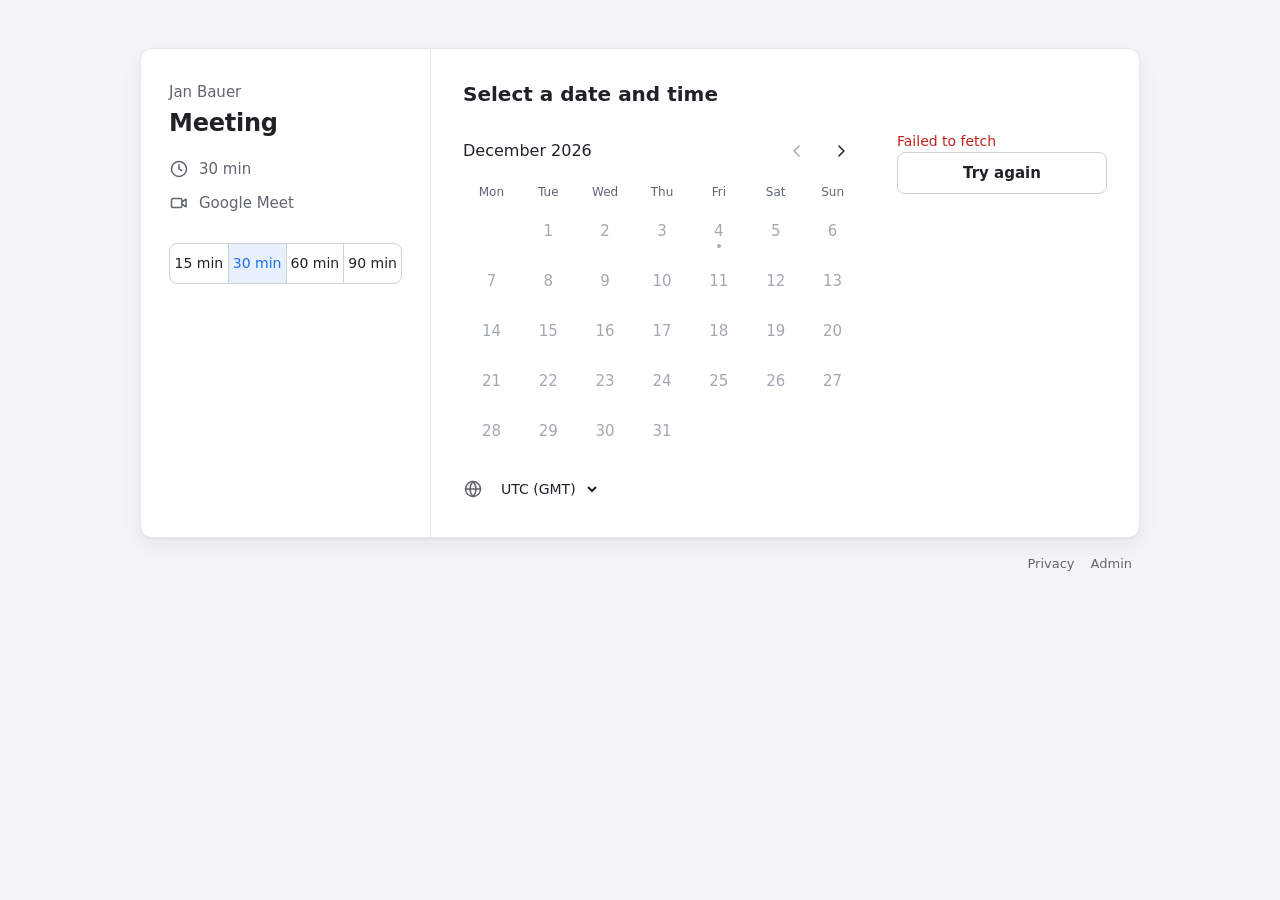
<file: meet/index.html>
<!doctype html>
<html lang="en-US">
<head>
  <meta charset="utf-8">
  <meta name="viewport" content="width=device-width, initial-scale=1">
  <meta name="theme-color" content="#f4f5f7" media="(prefers-color-scheme: light)">
  <meta name="theme-color" content="#111214" media="(prefers-color-scheme: dark)">
  <meta name="description" content="Book a meeting with Jan Bauer. Times are shown in your time zone.">
  <meta property="og:title" content="Book a meeting with Jan Bauer">
  <meta property="og:description" content="Pick a time that works for you. Times are shown in your time zone.">
  <title>Book a meeting · Jan Bauer</title>
  <link rel="stylesheet" href="./styles.css">
  <script src="./config.js"></script>
  <script type="module" src="./app.js"></script>
</head>
<body>
  <main class="page">
    <p id="preview-note" class="preview-note" hidden>Preview with sample times. Nothing is booked.</p>
    <section id="booking-shell" class="card" aria-label="Book a meeting">
      <aside id="info" class="info"></aside>
      <div id="booking-content" class="content"></div>
    </section>
    <footer class="footer"><a class="text-button" href="./privacy">Privacy</a><button id="admin-open" class="text-button" type="button">Admin</button></footer>
    <dialog id="admin-dialog" class="admin-dialog" aria-labelledby="admin-title">
      <div id="admin-content"></div>
    </dialog>
    <div id="toast" class="toast" role="status" hidden></div>
  </main>
</body>
</html>
</file>
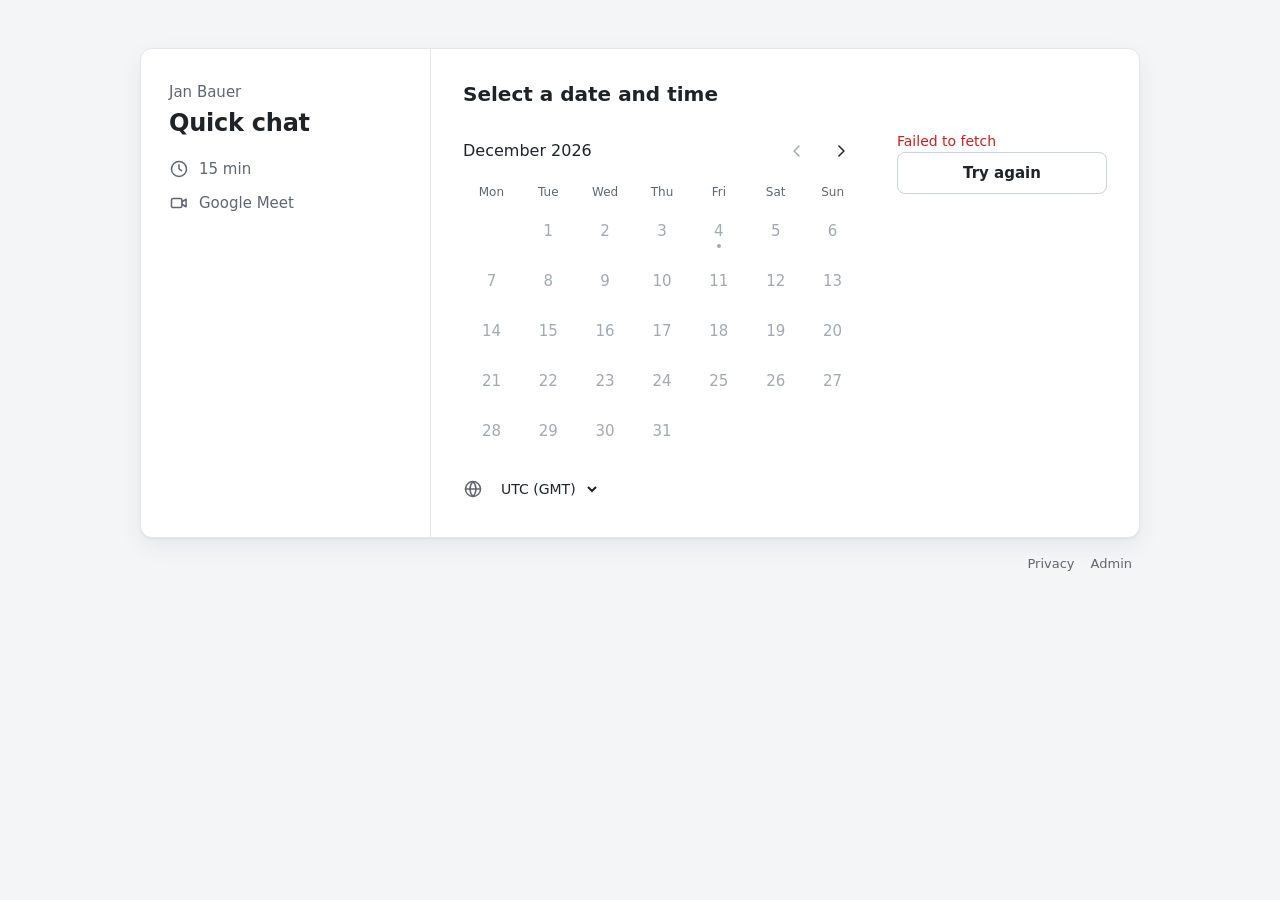
<file: meet/15min.html>
<!doctype html>
<html lang="en-US">
<head>
  <meta charset="utf-8">
  <meta name="viewport" content="width=device-width, initial-scale=1">
  <meta name="theme-color" content="#f4f5f7" media="(prefers-color-scheme: light)">
  <meta name="theme-color" content="#111214" media="(prefers-color-scheme: dark)">
  <meta name="description" content="Book a 15-minute meeting with Jan Bauer. Times are shown in your time zone.">
  <meta property="og:title" content="Book a 15-minute meeting with Jan Bauer">
  <meta property="og:description" content="Pick a time that works for you. Times are shown in your time zone.">
  <title>15 min · Book a meeting · Jan Bauer</title>
  <link rel="stylesheet" href="./styles.css">
  <script src="./config.js"></script>
  <script type="module" src="./app.js"></script>
</head>
<body>
  <main class="page">
    <p id="preview-note" class="preview-note" hidden>Preview with sample times. Nothing is booked.</p>
    <section id="booking-shell" class="card" aria-label="Book a meeting">
      <aside id="info" class="info"></aside>
      <div id="booking-content" class="content"></div>
    </section>
    <footer class="footer"><a class="text-button" href="./privacy">Privacy</a><button id="admin-open" class="text-button" type="button">Admin</button></footer>
    <dialog id="admin-dialog" class="admin-dialog" aria-labelledby="admin-title">
      <div id="admin-content"></div>
    </dialog>
    <div id="toast" class="toast" role="status" hidden></div>
  </main>
</body>
</html>
</file>
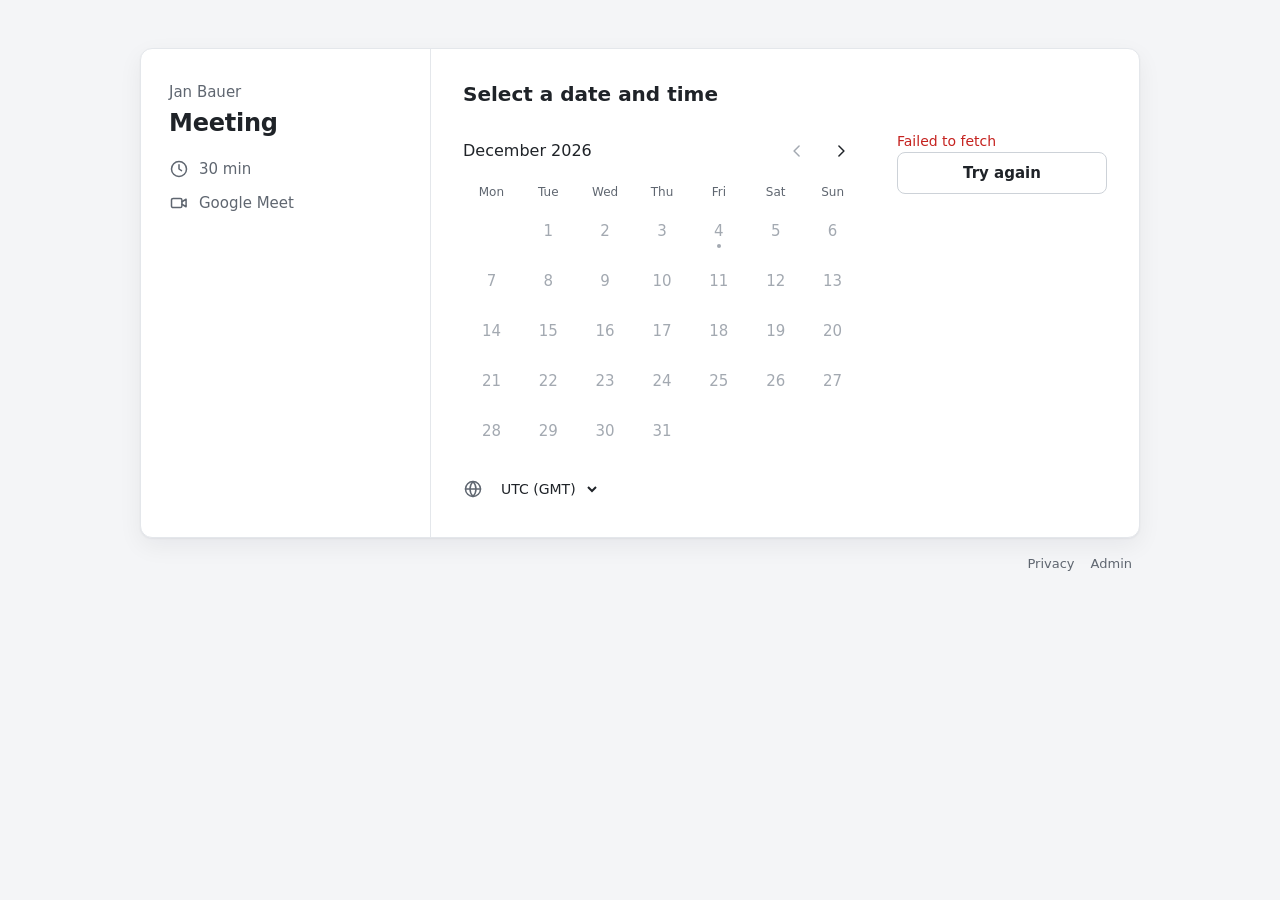
<file: meet/30min.html>
<!doctype html>
<html lang="en-US">
<head>
  <meta charset="utf-8">
  <meta name="viewport" content="width=device-width, initial-scale=1">
  <meta name="theme-color" content="#f4f5f7" media="(prefers-color-scheme: light)">
  <meta name="theme-color" content="#111214" media="(prefers-color-scheme: dark)">
  <meta name="description" content="Book a 30-minute meeting with Jan Bauer. Times are shown in your time zone.">
  <meta property="og:title" content="Book a 30-minute meeting with Jan Bauer">
  <meta property="og:description" content="Pick a time that works for you. Times are shown in your time zone.">
  <title>30 min · Book a meeting · Jan Bauer</title>
  <link rel="stylesheet" href="./styles.css">
  <script src="./config.js"></script>
  <script type="module" src="./app.js"></script>
</head>
<body>
  <main class="page">
    <p id="preview-note" class="preview-note" hidden>Preview with sample times. Nothing is booked.</p>
    <section id="booking-shell" class="card" aria-label="Book a meeting">
      <aside id="info" class="info"></aside>
      <div id="booking-content" class="content"></div>
    </section>
    <footer class="footer"><a class="text-button" href="./privacy">Privacy</a><button id="admin-open" class="text-button" type="button">Admin</button></footer>
    <dialog id="admin-dialog" class="admin-dialog" aria-labelledby="admin-title">
      <div id="admin-content"></div>
    </dialog>
    <div id="toast" class="toast" role="status" hidden></div>
  </main>
</body>
</html>
</file>
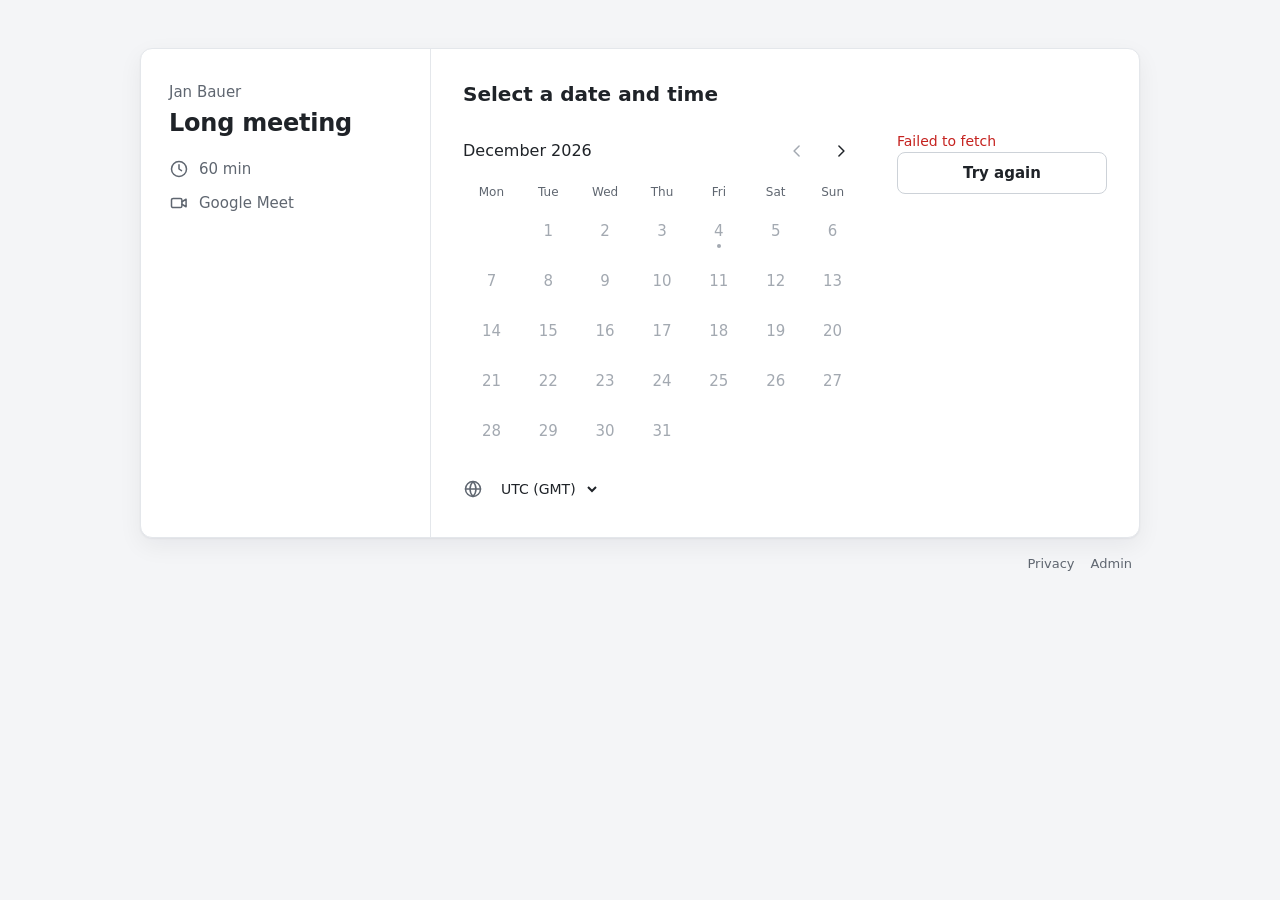
<file: meet/60min.html>
<!doctype html>
<html lang="en-US">
<head>
  <meta charset="utf-8">
  <meta name="viewport" content="width=device-width, initial-scale=1">
  <meta name="theme-color" content="#f4f5f7" media="(prefers-color-scheme: light)">
  <meta name="theme-color" content="#111214" media="(prefers-color-scheme: dark)">
  <meta name="description" content="Book a 60-minute meeting with Jan Bauer. Times are shown in your time zone.">
  <meta property="og:title" content="Book a 60-minute meeting with Jan Bauer">
  <meta property="og:description" content="Pick a time that works for you. Times are shown in your time zone.">
  <title>60 min · Book a meeting · Jan Bauer</title>
  <link rel="stylesheet" href="./styles.css">
  <script src="./config.js"></script>
  <script type="module" src="./app.js"></script>
</head>
<body>
  <main class="page">
    <p id="preview-note" class="preview-note" hidden>Preview with sample times. Nothing is booked.</p>
    <section id="booking-shell" class="card" aria-label="Book a meeting">
      <aside id="info" class="info"></aside>
      <div id="booking-content" class="content"></div>
    </section>
    <footer class="footer"><a class="text-button" href="./privacy">Privacy</a><button id="admin-open" class="text-button" type="button">Admin</button></footer>
    <dialog id="admin-dialog" class="admin-dialog" aria-labelledby="admin-title">
      <div id="admin-content"></div>
    </dialog>
    <div id="toast" class="toast" role="status" hidden></div>
  </main>
</body>
</html>
</file>
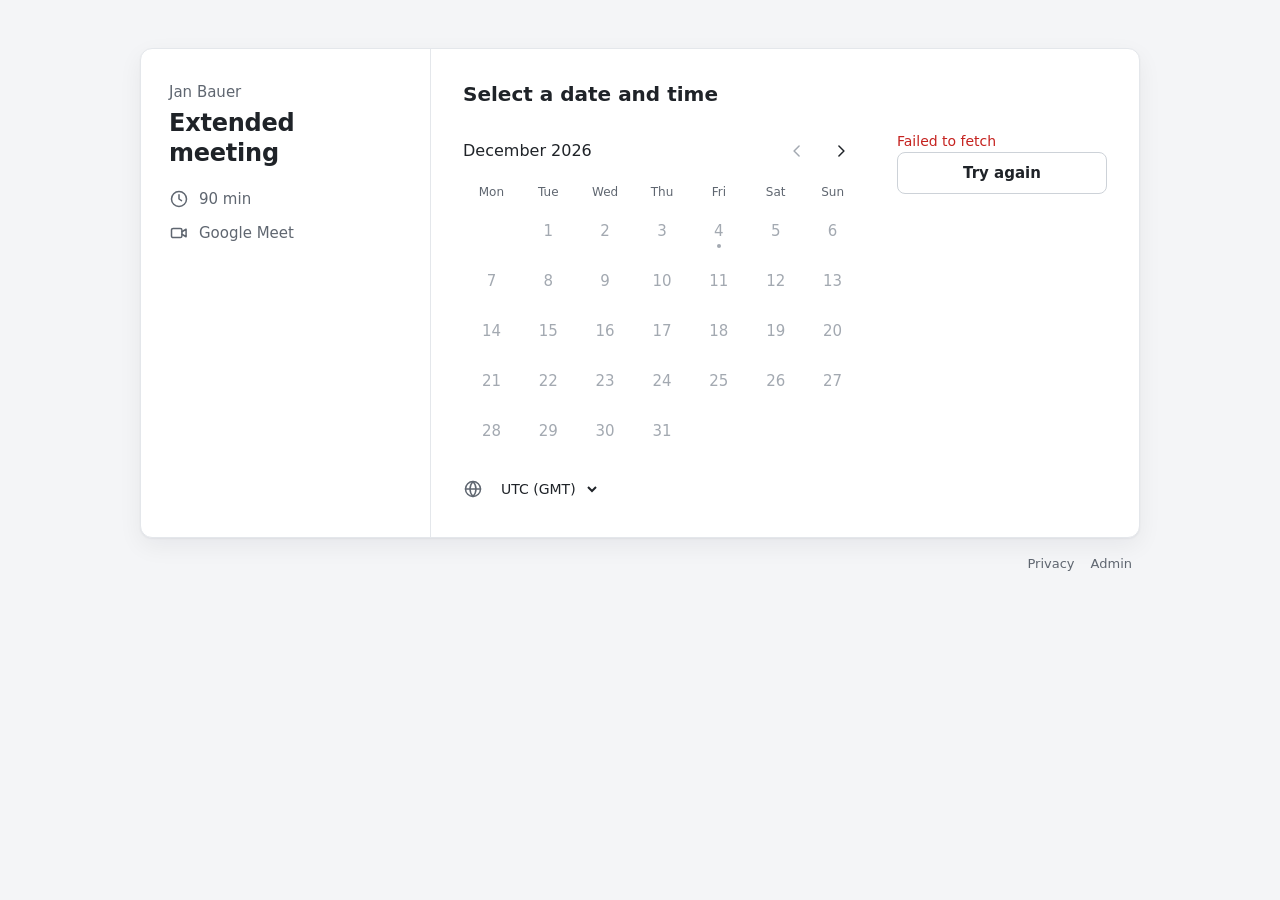
<file: meet/90min.html>
<!doctype html>
<html lang="en-US">
<head>
  <meta charset="utf-8">
  <meta name="viewport" content="width=device-width, initial-scale=1">
  <meta name="theme-color" content="#f4f5f7" media="(prefers-color-scheme: light)">
  <meta name="theme-color" content="#111214" media="(prefers-color-scheme: dark)">
  <meta name="description" content="Book a 90-minute meeting with Jan Bauer. Times are shown in your time zone.">
  <meta property="og:title" content="Book a 90-minute meeting with Jan Bauer">
  <meta property="og:description" content="Pick a time that works for you. Times are shown in your time zone.">
  <title>90 min · Book a meeting · Jan Bauer</title>
  <link rel="stylesheet" href="./styles.css">
  <script src="./config.js"></script>
  <script type="module" src="./app.js"></script>
</head>
<body>
  <main class="page">
    <p id="preview-note" class="preview-note" hidden>Preview with sample times. Nothing is booked.</p>
    <section id="booking-shell" class="card" aria-label="Book a meeting">
      <aside id="info" class="info"></aside>
      <div id="booking-content" class="content"></div>
    </section>
    <footer class="footer"><a class="text-button" href="./privacy">Privacy</a><button id="admin-open" class="text-button" type="button">Admin</button></footer>
    <dialog id="admin-dialog" class="admin-dialog" aria-labelledby="admin-title">
      <div id="admin-content"></div>
    </dialog>
    <div id="toast" class="toast" role="status" hidden></div>
  </main>
</body>
</html>
</file>
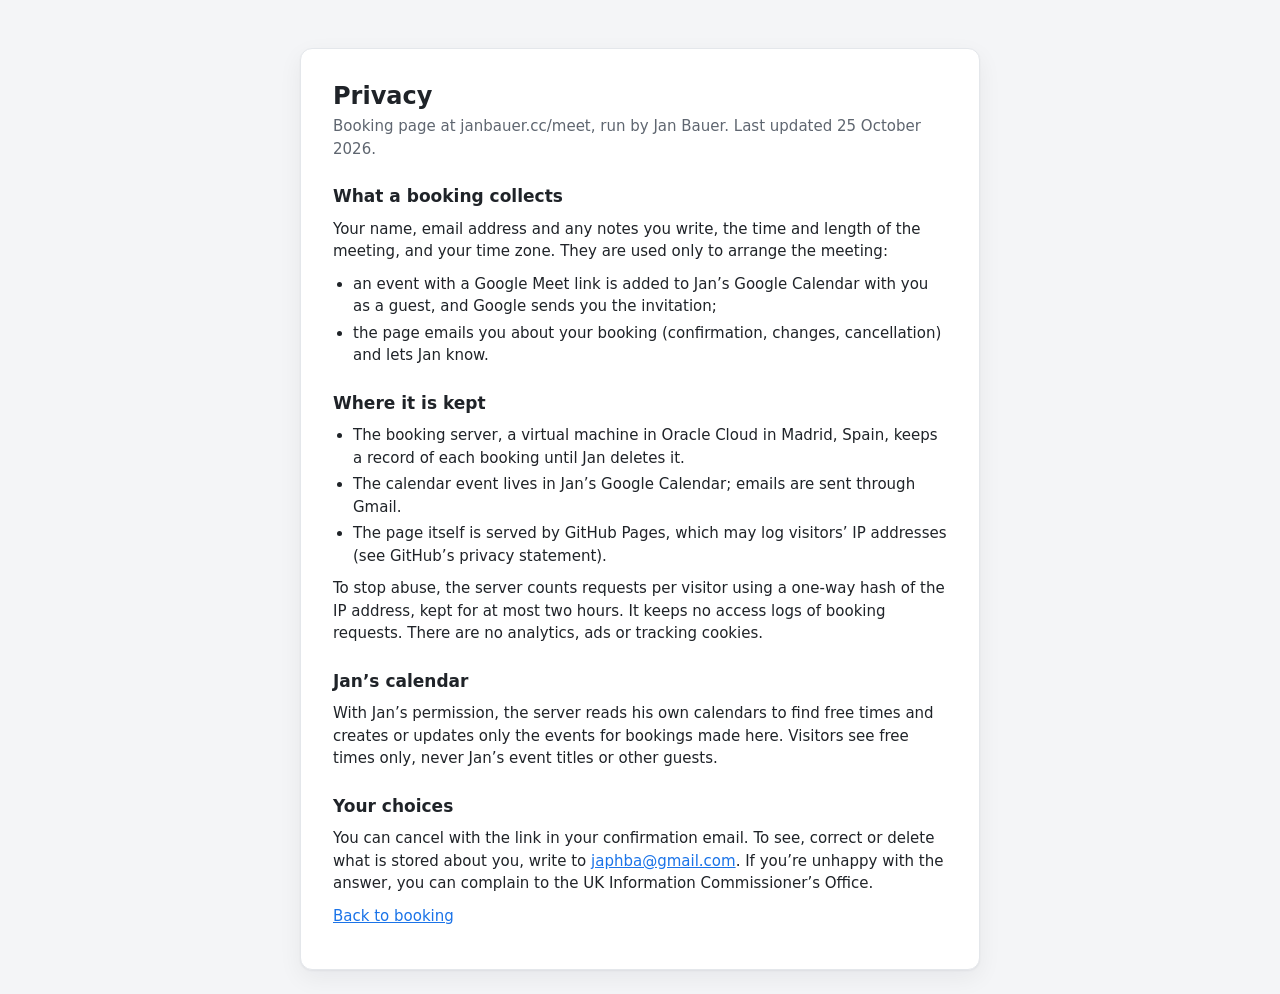
<file: meet/privacy.html>
<!doctype html>
<html lang="en-US">
<head>
  <meta charset="utf-8">
  <meta name="viewport" content="width=device-width, initial-scale=1">
  <meta name="theme-color" content="#f4f5f7" media="(prefers-color-scheme: light)">
  <meta name="theme-color" content="#111214" media="(prefers-color-scheme: dark)">
  <meta name="description" content="What Jan Bauer's booking page stores and why.">
  <title>Privacy · Book a meeting · Jan Bauer</title>
  <link rel="stylesheet" href="./styles.css">
</head>
<body>
  <main class="page">
    <article class="card prose">
      <h1>Privacy</h1>
      <p class="muted">Booking page at janbauer.cc/meet, run by Jan Bauer. Last updated 25 October 2026.</p>

      <h2>What a booking collects</h2>
      <p>Your name, email address and any notes you write, the time and length of the meeting, and your time zone. They are used only to arrange the meeting:</p>
      <ul>
        <li>an event with a Google Meet link is added to Jan’s Google Calendar with you as a guest, and Google sends you the invitation;</li>
        <li>the page emails you about your booking (confirmation, changes, cancellation) and lets Jan know.</li>
      </ul>

      <h2>Where it is kept</h2>
      <ul>
        <li>The booking server, a virtual machine in Oracle Cloud in Madrid, Spain, keeps a record of each booking until Jan deletes it.</li>
        <li>The calendar event lives in Jan’s Google Calendar; emails are sent through Gmail.</li>
        <li>The page itself is served by GitHub Pages, which may log visitors’ IP addresses (see GitHub’s privacy statement).</li>
      </ul>
      <p>To stop abuse, the server counts requests per visitor using a one-way hash of the IP address, kept for at most two hours. It keeps no access logs of booking requests. There are no analytics, ads or tracking cookies.</p>

      <h2>Jan’s calendar</h2>
      <p>With Jan’s permission, the server reads his own calendars to find free times and creates or updates only the events for bookings made here. Visitors see free times only, never Jan’s event titles or other guests.</p>

      <h2>Your choices</h2>
      <p>You can cancel with the link in your confirmation email. To see, correct or delete what is stored about you, write to <a href="mailto:japhba@gmail.com">japhba@gmail.com</a>. If you’re unhappy with the answer, you can complain to the UK Information Commissioner’s Office.</p>

      <p><a href="./">Back to booking</a></p>
    </article>
  </main>
</body>
</html>
</file>
<file: meet/styles.css>
/* Plain booking layout in the style of Google Calendar appointment pages. */
:root {
  color-scheme: light;
  --page: #f4f5f7;
  --card: #ffffff;
  --text: #1f2328;
  --muted: #5f6670;
  --faint: #a3a9b1;
  --line: #e4e7eb;
  --line-strong: #cdd2d8;
  --hover: #f1f3f5;
  --accent: #1a73e8;
  --accent-soft: #e8f0fe;
  --accent-line: #a8c7fa;
  --on-accent: #ffffff;
  --success: #188038;
  --success-soft: #e6f4ea;
  --danger: #c5221f;
  --shadow: 0 1px 2px rgba(16, 24, 40, 0.05), 0 8px 24px rgba(16, 24, 40, 0.06);
  --radius: 12px;
  --sans: system-ui, -apple-system, "Segoe UI", Roboto, "Helvetica Neue", Arial, sans-serif;
}
@media (prefers-color-scheme: dark) {
  :root:not([data-theme="light"]) {
    color-scheme: dark;
    --page: #111214;
    --card: #1b1c1f;
    --text: #e8eaed;
    --muted: #a0a6ae;
    --faint: #5f646b;
    --line: #2d2f34;
    --line-strong: #43464c;
    --hover: #26282c;
    --accent: #8ab4f8;
    --accent-soft: rgba(138, 180, 248, 0.14);
    --accent-line: rgba(138, 180, 248, 0.45);
    --on-accent: #0b1a33;
    --success: #81c995;
    --success-soft: rgba(129, 201, 149, 0.14);
    --danger: #f28b82;
    --shadow: 0 1px 2px rgba(0, 0, 0, 0.4), 0 8px 24px rgba(0, 0, 0, 0.25);
  }
}
:root[data-theme="dark"] {
  color-scheme: dark;
  --page: #111214;
  --card: #1b1c1f;
  --text: #e8eaed;
  --muted: #a0a6ae;
  --faint: #5f646b;
  --line: #2d2f34;
  --line-strong: #43464c;
  --hover: #26282c;
  --accent: #8ab4f8;
  --accent-soft: rgba(138, 180, 248, 0.14);
  --accent-line: rgba(138, 180, 248, 0.45);
  --on-accent: #0b1a33;
  --success: #81c995;
  --success-soft: rgba(129, 201, 149, 0.14);
  --danger: #f28b82;
  --shadow: 0 1px 2px rgba(0, 0, 0, 0.4), 0 8px 24px rgba(0, 0, 0, 0.25);
}

* { box-sizing: border-box; }
body { margin: 0; min-height: 100vh; background: var(--page); color: var(--text); font: 15px/1.5 var(--sans); -webkit-font-smoothing: antialiased; }
button, input, select, textarea { font: inherit; color: inherit; }
button { cursor: pointer; }
:focus-visible { outline: 2px solid var(--accent); outline-offset: 2px; }
a { color: var(--accent); }
h1, h2, h3 { margin: 0; }
p { margin: 0 0 10px; }
[hidden] { display: none !important; }
.muted { color: var(--muted); }
.sr-only { position: absolute; width: 1px; height: 1px; overflow: hidden; clip-path: inset(50%); white-space: nowrap; }
.icon { width: 20px; height: 20px; flex: none; fill: none; stroke: currentColor; stroke-width: 1.8; stroke-linecap: round; stroke-linejoin: round; }

.page { width: min(1000px, calc(100% - 32px)); margin: 0 auto; padding: 48px 0 24px; }
.preview-note { margin: 0 0 12px; padding: 8px 14px; border-radius: 8px; background: var(--accent-soft); font-size: 14px; }
.card { display: grid; grid-template-columns: 290px minmax(0, 1fr); background: var(--card); border: 1px solid var(--line); border-radius: var(--radius); box-shadow: var(--shadow); }
.footer { display: flex; justify-content: flex-end; padding: 12px 0; }
.text-button { background: none; border: 0; padding: 4px 8px; border-radius: 6px; color: var(--muted); font-size: 13px; }
.text-button:hover { color: var(--text); background: var(--hover); }
a.text-button { text-decoration: none; }

/* Privacy page */
.prose { display: block; max-width: 680px; margin: 0 auto; padding: 32px; }
.prose h1 { margin-bottom: 4px; font-size: 24px; font-weight: 650; line-height: 1.25; }
.prose h2 { margin: 24px 0 8px; font-size: 17px; font-weight: 650; }
.prose ul { margin: 0 0 10px; padding-left: 20px; }
.prose li { margin-bottom: 4px; }

/* Meeting details */
.info { padding: 32px 28px; border-right: 1px solid var(--line); }
.host { margin: 0 0 4px; color: var(--muted); font-weight: 500; }
.title { margin: 0 0 20px; font-size: 24px; font-weight: 650; line-height: 1.25; letter-spacing: -0.01em; overflow-wrap: anywhere; }
.facts { display: grid; gap: 12px; margin: 0; padding: 0; list-style: none; color: var(--muted); font-weight: 500; }
.facts li { display: flex; gap: 10px; align-items: flex-start; }
.facts .icon { margin-top: 1px; }
.description { margin: 20px 0 0; white-space: pre-line; overflow-wrap: anywhere; }
.durations { display: grid; grid-auto-flow: column; grid-auto-columns: 1fr; margin-top: 28px; border: 1px solid var(--line-strong); border-radius: 8px; overflow: hidden; }
.durations button { padding: 9px 4px; border: 0; background: none; font-size: 14px; font-weight: 500; white-space: nowrap; }
.durations button + button { border-left: 1px solid var(--line-strong); }
.durations button:hover { background: var(--hover); }
.durations button[aria-pressed="true"] { background: var(--accent-soft); color: var(--accent); }
.durations button:focus-visible { outline-offset: -2px; }

/* Date and time picker */
.content { padding: 32px; min-width: 0; }
.step-title { margin: 0 0 24px; font-size: 20px; font-weight: 650; line-height: 1.3; }
.picker { display: grid; grid-template-columns: minmax(0, 1fr) 210px; gap: 36px; }
.month-head { display: flex; justify-content: space-between; align-items: center; height: 40px; margin-bottom: 12px; }
.month-head h3 { font-size: 16px; font-weight: 500; }
.month-nav { display: flex; gap: 4px; }
.icon-button { display: grid; place-items: center; width: 40px; height: 40px; padding: 0; border: 0; border-radius: 50%; background: none; color: var(--text); }
.icon-button:hover:not(:disabled) { background: var(--hover); }
.icon-button:disabled { color: var(--faint); cursor: default; }
.weekdays, .days { display: grid; grid-template-columns: repeat(7, minmax(0, 1fr)); }
.weekdays span { padding-bottom: 8px; color: var(--muted); font-size: 12px; font-weight: 500; text-align: center; }
.days { row-gap: 6px; }
.day { position: relative; justify-self: center; width: min(44px, 100%); aspect-ratio: 1; padding: 0; border: 0; border-radius: 50%; background: none; font-size: 15px; font-variant-numeric: tabular-nums; }
.day:disabled { color: var(--faint); cursor: default; }
.day:not(:disabled) { background: var(--accent-soft); color: var(--accent); font-weight: 650; }
.day:not(:disabled):hover { box-shadow: inset 0 0 0 1.5px var(--accent); }
.day.less:not(:disabled) { background: var(--hover); color: var(--muted); }
.day[aria-pressed="true"]:not(:disabled) { background: var(--accent); color: var(--on-accent); box-shadow: none; }
.day.today::after { content: ""; position: absolute; left: 50%; bottom: 5px; width: 4px; height: 4px; margin-left: -2px; border-radius: 50%; background: currentColor; }
.zone { display: flex; align-items: center; gap: 6px; margin-top: 20px; color: var(--muted); }
.zone select { flex: 0 1 auto; field-sizing: content; min-width: 0; max-width: 100%; padding: 7px 8px; border: 0; border-radius: 6px; background: none; color: var(--text); font-size: 14px; }
.zone select:hover { background: var(--hover); }
.times { position: relative; min-height: 320px; }
/* On wide screens the time list scrolls within the calendar's height. */
.times-inner { position: absolute; inset: 0; display: flex; flex-direction: column; }
.times-title { display: flex; align-items: center; height: 40px; margin-bottom: 12px; font-size: 16px; font-weight: 500; }
.hint { margin: -8px 0 12px; color: var(--muted); font-size: 13px; }
.hint .icon { width: 14px; height: 14px; margin-right: 5px; vertical-align: -2px; }
.time-list { flex: 1; min-height: 0; display: grid; align-content: start; gap: 8px; margin: 0 -8px 0 -2px; padding: 2px 8px 2px 2px; overflow-y: auto; }
.time { display: flex; align-items: center; justify-content: center; gap: 5px; height: 44px; border: 1px solid var(--accent-line); border-radius: 8px; background: var(--card); color: var(--accent); font-weight: 650; font-variant-numeric: tabular-nums; }
.time .icon { width: 16px; height: 16px; }
/* The 24-hour time beside the 12-hour one, minutes raised as on a timetable: 16³⁰. */
.h24 { color: var(--muted); font-weight: 500; white-space: nowrap; }
.h24 sup { font-size: 0.8em; line-height: 0; vertical-align: 0.3em; }
.time:hover { border-color: var(--accent); background: var(--accent-soft); }
.time.less { border-color: var(--line); color: var(--muted); font-weight: 500; }
.time.less:hover { border-color: var(--line-strong); background: var(--hover); }

/* Details form, confirmation and cancellation */
.step-head { display: flex; align-items: center; gap: 8px; margin: -8px 0 16px -10px; }
.step-head .step-title { margin: 0; }
.form { display: grid; gap: 18px; max-width: 480px; }
.form-field { display: grid; gap: 6px; }
.form-field label { font-size: 14px; font-weight: 500; }
.form-field input, .form-field textarea, .form-field select, .share-link input, .week-row input {
  width: 100%; min-width: 0; padding: 10px 12px; border: 1px solid var(--line-strong); border-radius: 8px; background: var(--card);
}
.form-field textarea { resize: vertical; }
.form-field input:focus, .form-field textarea:focus, .form-field select:focus { border-color: var(--accent); outline: 1px solid var(--accent); outline-offset: 0; }
.honeypot { position: absolute; left: -9999px; width: 1px; height: 1px; overflow: hidden; }
.error { margin: 0; color: var(--danger); font-size: 14px; }
.error:empty { display: none; }
.fine { margin: 0; color: var(--muted); font-size: 13px; }
.short-notice { margin: 0; padding: 10px 12px; border-radius: 8px; background: var(--hover); font-size: 14px; }
.night-notice { display: flex; gap: 8px; align-items: flex-start; }
.night-notice .icon { width: 18px; height: 18px; margin-top: 1px; }
.primary-button, .secondary-button, .danger-button { display: inline-flex; align-items: center; justify-content: center; min-height: 42px; padding: 0 20px; border-radius: 8px; font-weight: 600; text-decoration: none; }
.primary-button { border: 0; background: var(--accent); color: var(--on-accent); }
.primary-button:hover { filter: brightness(1.08); }
.secondary-button { border: 1px solid var(--line-strong); background: var(--card); color: var(--text); }
.secondary-button:hover { background: var(--hover); }
.danger-button { border: 1px solid var(--danger); background: none; color: var(--danger); }
.primary-button:disabled, .secondary-button:disabled, .danger-button:disabled { opacity: 0.5; cursor: default; filter: none; }
.link-button { padding: 0; border: 0; background: none; color: var(--accent); font-size: inherit; text-decoration: underline; }
.actions { display: flex; flex-wrap: wrap; gap: 10px; margin: 20px 0 16px; }
.done { max-width: 520px; }
.done-icon { display: grid; place-items: center; width: 48px; height: 48px; margin-bottom: 16px; border-radius: 50%; background: var(--success-soft); color: var(--success); }
.done-icon .icon { width: 26px; height: 26px; stroke-width: 2.2; }
.done .step-title { margin-bottom: 8px; }

/* Admin */
.admin-dialog { outline: none; width: min(960px, calc(100% - 24px)); max-height: calc(100vh - 32px); padding: 0; border: 1px solid var(--line); border-radius: var(--radius); background: var(--card); color: var(--text); box-shadow: var(--shadow); }
.admin-dialog::backdrop { background: rgba(16, 18, 22, 0.5); }
.admin-header { display: flex; justify-content: space-between; align-items: center; gap: 12px; padding: 16px 20px 12px; }
.admin-header h2 { font-size: 18px; font-weight: 650; }
.admin-header p { margin: 0; color: var(--muted); font-size: 13px; }
.admin-tabs { display: flex; gap: 16px; overflow-x: auto; padding: 0 20px; border-bottom: 1px solid var(--line); }
.admin-tab { flex: none; padding: 8px 0; border: 0; border-bottom: 2px solid transparent; background: none; color: var(--muted); font-weight: 500; }
.admin-tab.active { border-bottom-color: var(--accent); color: var(--accent); }
.admin-body { padding: 20px; overflow: auto; }
.admin-section-head { display: flex; justify-content: space-between; align-items: flex-start; gap: 12px; margin-bottom: 16px; }
.admin-section-head h3 { margin-bottom: 4px; font-size: 16px; font-weight: 600; }
.admin-section-head p, .admin-copy { margin: 0; color: var(--muted); font-size: 13px; }
.admin-badge { color: var(--muted); font-size: 13px; white-space: nowrap; }
.admin-two-col { display: grid; grid-template-columns: 1fr 1fr; gap: 14px; align-items: start; }
.admin-card { padding: 16px; border: 1px solid var(--line); border-radius: 10px; }
.admin-card + .admin-card { margin-top: 14px; }
.admin-card h3 { margin-bottom: 12px; font-size: 15px; font-weight: 600; }
.admin-card .form-field { margin-bottom: 12px; }
.admin-notice { margin-bottom: 12px; padding: 8px 12px; border-radius: 8px; background: var(--accent-soft); font-size: 13px; }
.admin-savebar { display: flex; flex-wrap: wrap; justify-content: space-between; align-items: center; gap: 12px; margin-top: 16px; }
.admin-savebar p { margin: 0; color: var(--muted); font-size: 13px; }
.form-grid { display: grid; grid-template-columns: 1fr 1fr; gap: 12px; }
.week-row { display: grid; grid-template-columns: 76px 1fr auto 1fr; align-items: center; gap: 8px; margin-bottom: 6px; }
.week-row input { padding: 6px 8px; }
.switch { display: inline-flex; align-items: center; gap: 8px; font-size: 14px; }
.switch input, .reminder-setting input { width: 16px; height: 16px; accent-color: var(--accent); }
.reminder-setting { display: flex; justify-content: space-between; align-items: center; gap: 12px; padding: 10px 0; border-bottom: 1px solid var(--line); font-size: 14px; }
.reminder-setting + .admin-copy { margin-top: 12px; }
.calendar-rule { display: flex; justify-content: space-between; align-items: center; gap: 12px; padding: 10px 0; border-bottom: 1px solid var(--line); }
.calendar-rule p { margin: 2px 0 0; color: var(--muted); font-size: 13px; }
.calendar-color { display: inline-block; width: 10px; height: 10px; margin-right: 8px; border-radius: 50%; }
.event-filter { display: flex; flex-wrap: wrap; align-items: flex-end; gap: 10px; margin: 12px 0; }
.event-filter .form-field { margin: 0; }
.event-list { display: grid; gap: 6px; }
.event-row { display: flex; justify-content: space-between; align-items: center; gap: 10px; padding: 8px 12px; border: 1px solid var(--line); border-radius: 8px; font-size: 14px; }
.event-row p, .booking-row p { margin: 0; color: var(--muted); font-size: 13px; }
.booking-row { display: flex; justify-content: space-between; gap: 12px; padding: 10px 0; border-bottom: 1px solid var(--line); font-size: 14px; }
.booking-status { color: var(--accent); font-weight: 500; }
.type-cards { display: grid; gap: 12px; }
.type-card { display: grid; gap: 12px; padding: 16px; border: 1px solid var(--line); border-radius: 10px; }
.type-card-top { display: flex; justify-content: space-between; align-items: center; gap: 10px; }
.type-duration { font-weight: 650; }
.share-link { display: flex; gap: 8px; }
.share-link input { flex: 1; color: var(--muted); font-size: 14px; }
.share-link .secondary-button { min-height: 0; padding: 0 14px; font-size: 14px; white-space: nowrap; }
.login-box { max-width: 420px; margin: 24px auto; text-align: center; }
.login-box h3 { margin-bottom: 6px; font-size: 18px; font-weight: 600; }
.login-box .primary-button { margin-top: 20px; }
.toast { position: fixed; left: 50%; bottom: 20px; transform: translateX(-50%); max-width: calc(100% - 32px); padding: 10px 16px; border-radius: 8px; background: var(--text); color: var(--card); box-shadow: var(--shadow); font-size: 14px; }

@media (max-width: 860px) {
  .page { padding-top: 16px; }
  .card { grid-template-columns: 1fr; }
  .info { padding: 24px 24px 20px; border-right: 0; border-bottom: 1px solid var(--line); }
  .title { margin-bottom: 12px; }
  .facts { display: flex; flex-wrap: wrap; gap: 8px 20px; }
  .durations { margin-top: 20px; }
  .content { padding: 24px; }
  .admin-two-col { grid-template-columns: 1fr; }
}
@media (max-width: 600px) {
  .picker { grid-template-columns: minmax(0, 1fr); gap: 24px; }
  .times { min-height: 0; }
  .times-inner { position: static; }
  .time-list { grid-template-columns: repeat(3, minmax(0, 1fr)); margin: 0; padding: 0; overflow: visible; }
  .content { padding: 20px; }
  .info { padding: 20px; }
  .prose { padding: 20px; }
  .form-grid { grid-template-columns: 1fr; }
  .week-row { grid-template-columns: 60px 1fr auto 1fr; }
  .share-link { flex-wrap: wrap; }
}
</file>
